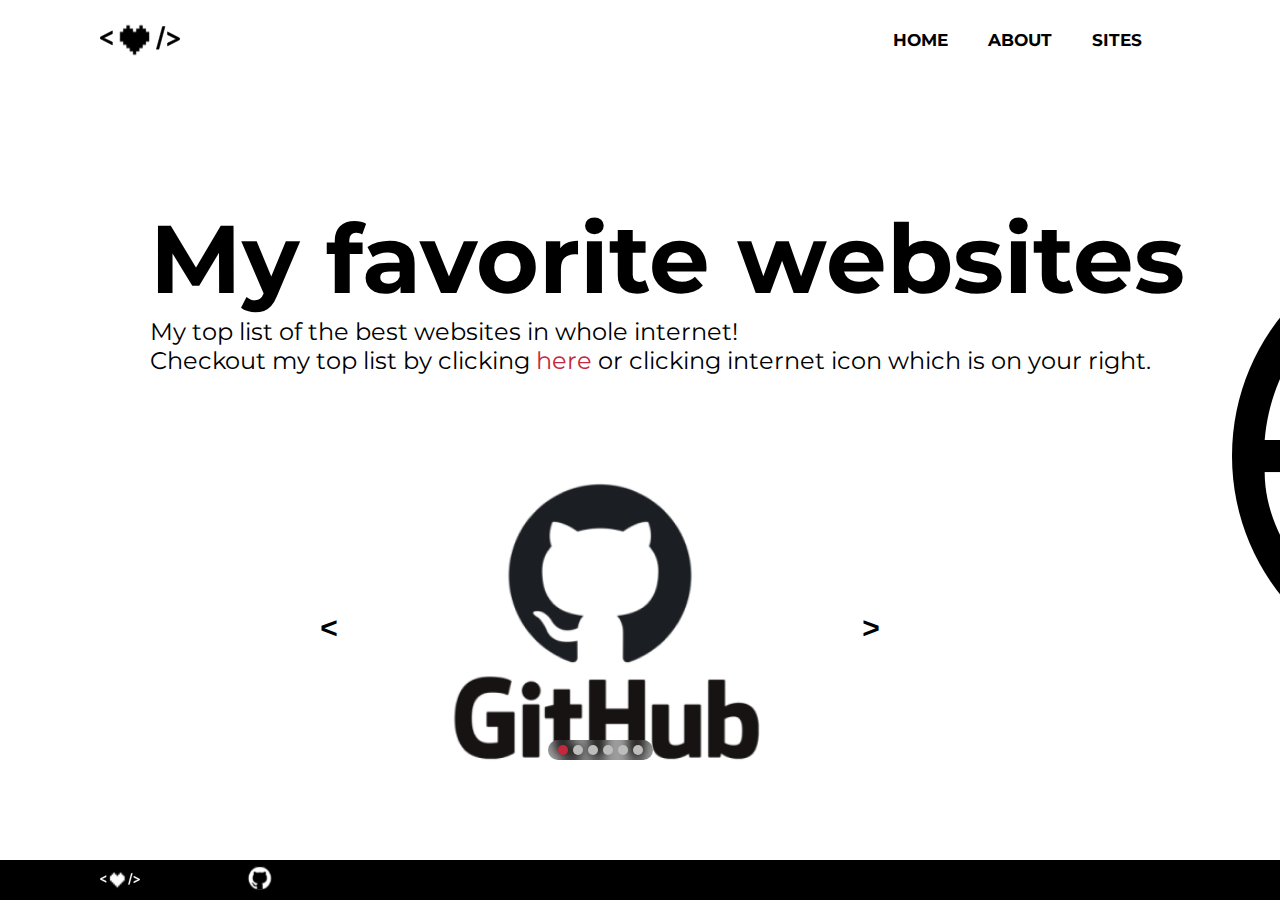
<file: index.html>
<!DOCTYPE html>
<html lang="en">
<head>
    <meta charset="UTF-8">
    <meta http-equiv="X-UA-Compatible" content="IE=edge">
    <meta name="viewport" content="width=device-width, initial-scale=1.0">

    <link rel="stylesheet" href="styles/index.css">
    <link rel="stylesheet" href="styles/global.css">
    <link rel="stylesheet" href="styles/slider.css">
    <link rel="shortcut icon" href="images/favicon.ico">

    <title>Main Page</title>
</head>
<body>
<nav>
    <label class="logo"><a class="home-link" href="index.html"><img src="images/logo.svg" alt="logo" width="80"
                                                                    height="80"></a></label>
    <ul>
        <li><a href="index.html">HOME</a></li>
        <li><a href="about.html">ABOUT</a></li>
        <li><a href="sites.html">SITES</a></li>
    </ul>
</nav>

<div class="welcome">
    <h1>My favorite websites</h1>
    <p>My top list of the best websites in whole internet!<br> Checkout my top list by clicking <a href="sites.html">here</a> or
        clicking internet icon which is on your right.</p>
</div>

<div class="internet-icon-container">
    <a href="sites.html"><img class="internet-icon" src="images/internet.png" alt="internet icon"></a>
</div>

<div class="slideshow">
    <buttons class="controls" id="left"><</buttons>
    <buttons class="controls" id="right">></buttons>
    <div class="dots">
        <div class="dot now"></div>
        <div class="dot"></div>
        <div class="dot"></div>
        <div class="dot"></div>
        <div class="dot"></div>
        <div class="dot"></div>
    </div>
    <div class="image"></div>
</div>
<script src="scripts/slider.js"></script>

<footer>
    <label class="logo"><img src="images/logo.svg" width="40" height="40" alt="logo"></label>
    <label class="github"><a href="https://github.com/2kuba1"><img src="images/github.svg" width="40" height="40"
                                                                   alt="github"></a></label>
</footer>
</body>
</html>
</file>
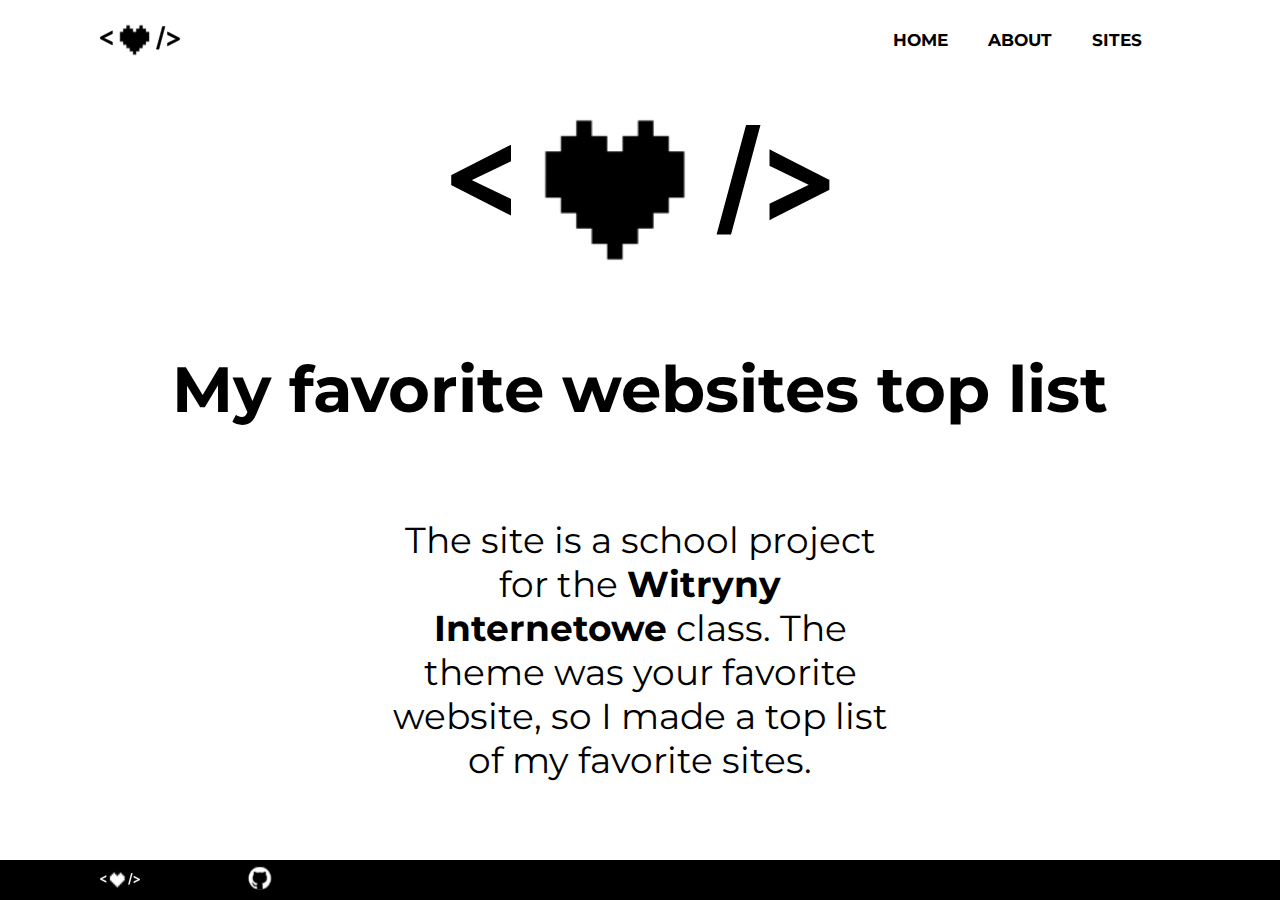
<file: about.html>
<!DOCTYPE html>
<html lang="en">
<head>
  <meta charset="UTF-8">
  <meta http-equiv="X-UA-Compatible" content="IE=edge">
  <meta name="viewport" content="width=device-width, initial-scale=1.0">

  <link rel="stylesheet" href="styles/global.css">
  <link rel="stylesheet" href="styles/about.css">
  <link rel="shortcut icon" href="images/favicon.ico">
  <title>About</title>
</head>
<body>
<nav>
  <label class="logo"><a class="home-link" href="index.html"><img src="images/logo.svg" alt="logo" width="80"
                                                                  height="80"></a></label>
  <ul>
    <li><a href="index.html">HOME</a></li>
    <li><a href="about.html">ABOUT</a></li>
    <li><a href="sites.html">SITES</a></li>
  </ul>
</nav>

<div class="logo-div">
  <img class="logo-img" src="images/logo.svg">
</div>

  <h1>My favorite websites top list</h1>

<div class="text">
  <p>The site is a school project for the <b>Witryny Internetowe</b> class. The theme was your favorite website, so I made a top list of my favorite sites.</p>
</div>

<footer>
  <label class="logo"><img src="images/logo.svg" width="40" height="40" alt="logo"></label>
  <label class="github"><a href="https://github.com/2kuba1"><img src="images/github.svg" width="40" height="40"
                                                                 alt="github"></a></label>
</footer>
</body>
</html>
</file>
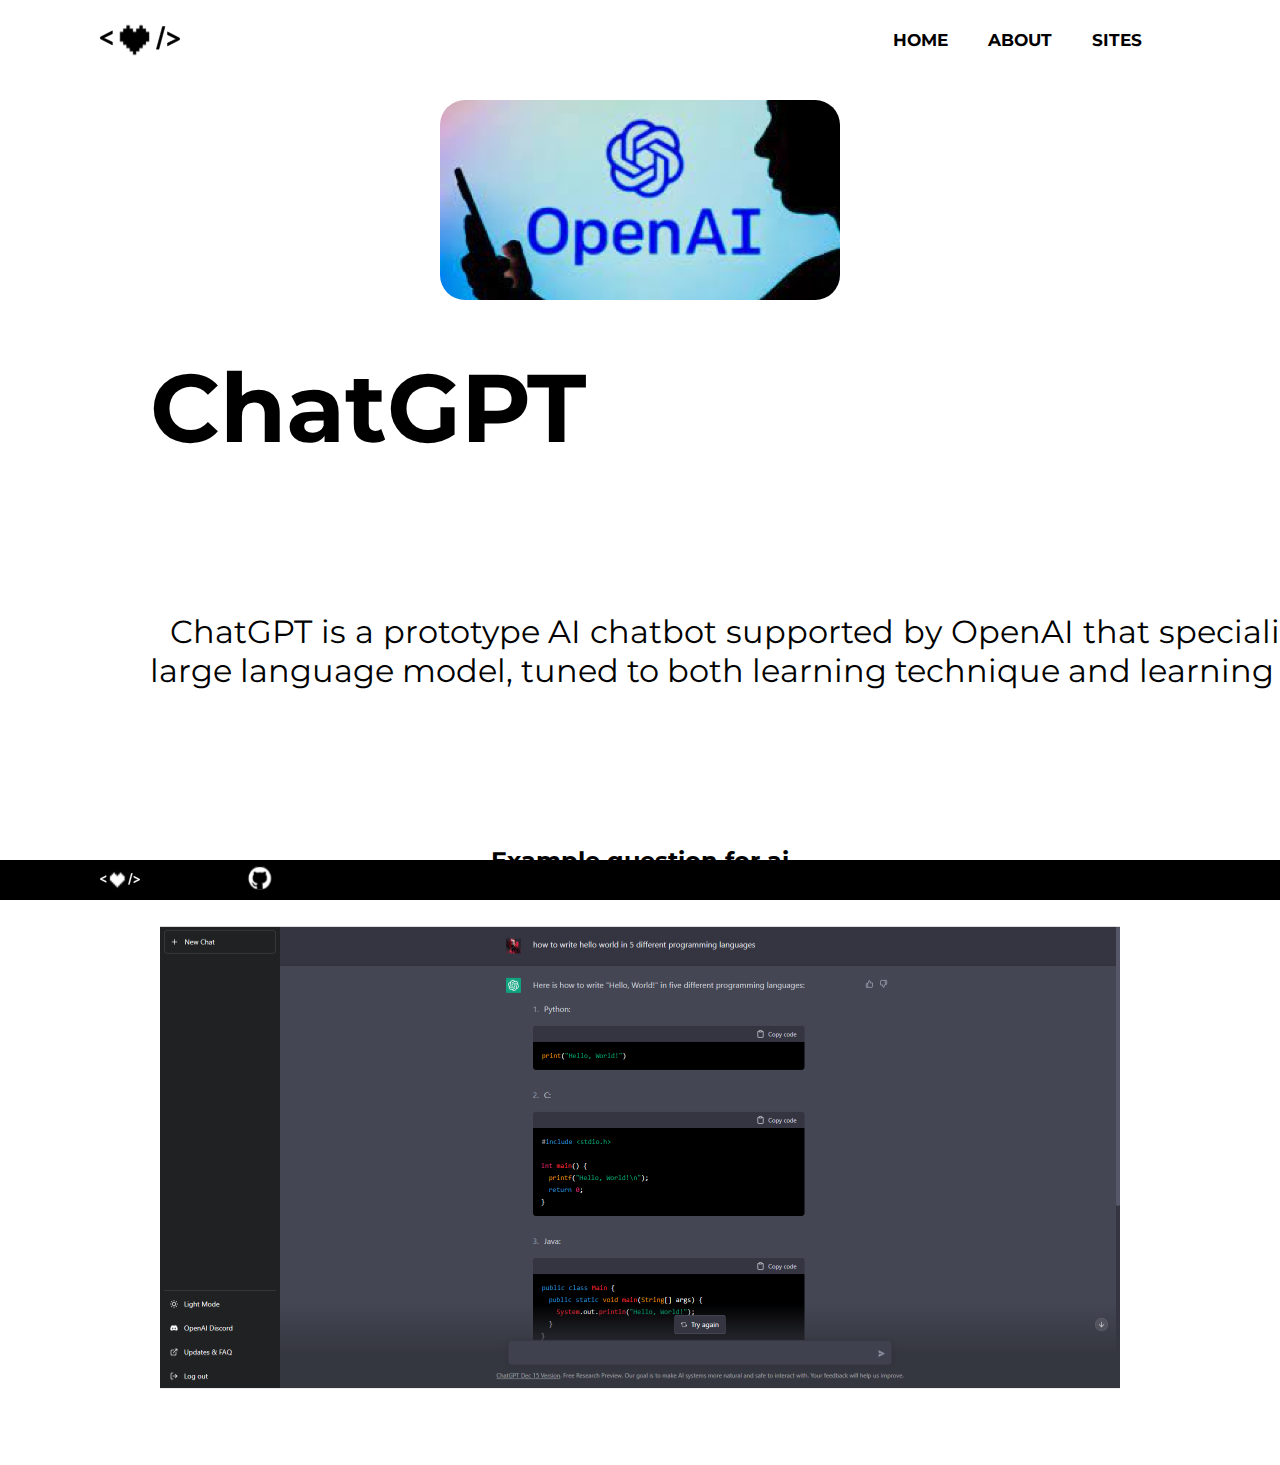
<file: chatgpt.html>
<!doctype html>
<html lang="en">
<head>
  <meta charset="UTF-8">
  <meta name="viewport"
        content="width=device-width, user-scalable=no, initial-scale=1.0, maximum-scale=1.0, minimum-scale=1.0">
  <meta http-equiv="X-UA-Compatible" content="ie=edge">

  <link rel="stylesheet" href="styles/global.css">
  <link rel="stylesheet" href="styles/sites-global.css">
  <link rel="shortcut icon" href="images/favicon.ico">

  <title>ChatGPT</title>
</head>
<body>
<nav>
  <label class="logo"><a class="home-link" href="index.html"><img src="images/logo.svg" alt="logo" width="80"
                                                                  height="80"></a></label>
  <ul>
    <li><a href="index.html">HOME</a></li>
    <li><a href="about.html">ABOUT</a></li>
    <li><a href="sites.html">SITES</a></li>
  </ul>
</nav>

<div class="site-image">
  <a href="https://chat.openai.com/chat"><img class="image" src="images/chatgpt.png"></a>
</div>

<div class="title-parent">
  <h1>ChatGPT</h1>
</div>

<div class="desc">
  <p class="desc-text">ChatGPT is a prototype AI chatbot supported by OpenAI that specializes in dialogue. Chatbot for a large language model, tuned to both learning technique and learning by ear.</p>
</div>


<div class="example-foto">
  <div class="example-text">
    <h2>Example question for ai</h2>
  </div>
  <img class="example-image" src="images/chatgpt-example.png">
</div>

<footer>
  <label class="logo"><img src="images/logo.svg" width="40" height="40" alt="logo"></label>
  <label class="github"><a href="https://github.com/2kuba1"><img src="images/github.svg" width="40" height="40"
                                                                 alt="github"></a></label>
</footer>
</body>
</html>
</file>
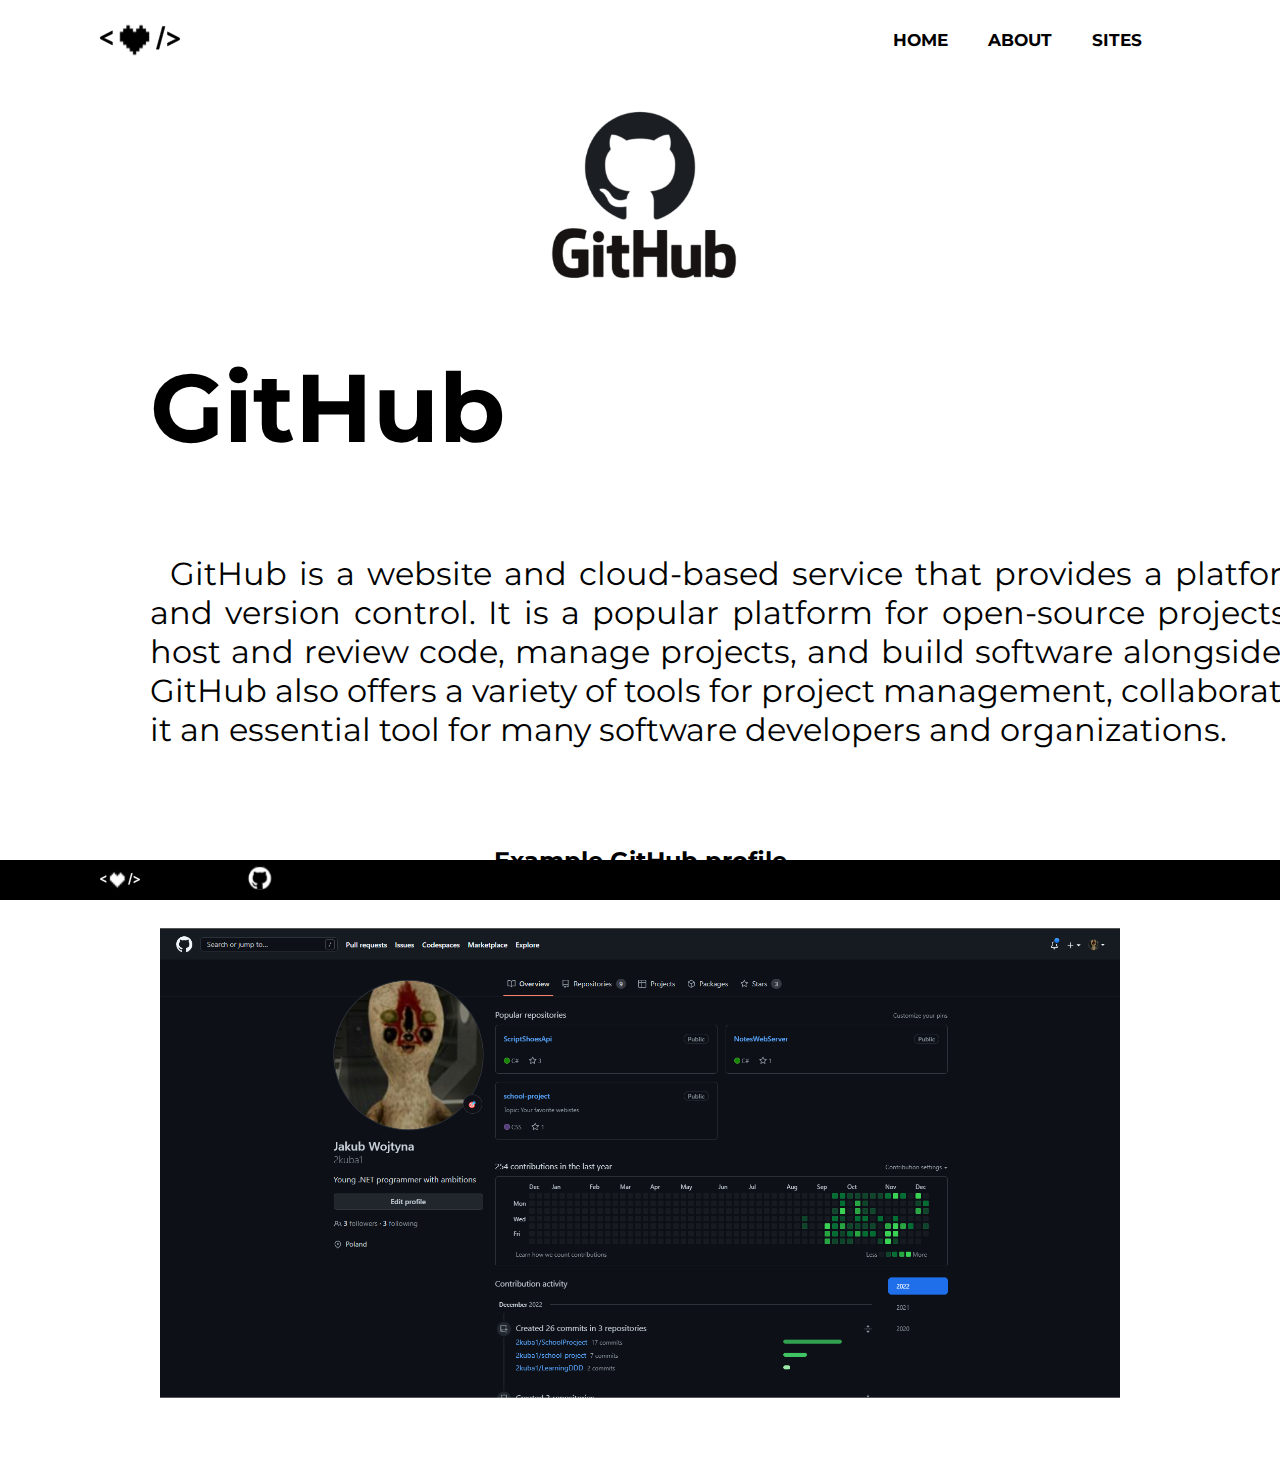
<file: github.html>
<!doctype html>
<html lang="en">
<head>
    <meta charset="UTF-8">
    <meta name="viewport"
          content="width=device-width, user-scalable=no, initial-scale=1.0, maximum-scale=1.0, minimum-scale=1.0">
    <meta http-equiv="X-UA-Compatible" content="ie=edge">

    <link rel="stylesheet" href="styles/global.css">
    <link rel="stylesheet" href="styles/sites-global.css">
    <link rel="shortcut icon" href="images/favicon.ico">

    <title>Github</title>
</head>
<body>
<nav>
    <label class="logo"><a class="home-link" href="index.html"><img src="images/logo.svg" alt="logo" width="80"
                                                                    height="80"></a></label>
    <ul>
        <li><a href="index.html">HOME</a></li>
        <li><a href="about.html">ABOUT</a></li>
        <li><a href="sites.html">SITES</a></li>
    </ul>
</nav>

<div class="site-image">
    <a href="https://github.com/"><img class="image" src="images/github-slider.png"></a>
</div>

<div class="title-parent">
    <h1>GitHub</h1>
</div>

<div class="desc">
    <p class="desc-text">GitHub is a website and cloud-based service that provides a platform for software development and version control. It is a popular platform for open-source projects, and it allows developers to host and review code, manage projects, and build software alongside millions of other developers. GitHub also offers a variety of tools for project management, collaboration, and code review, making it an essential tool for many software developers and organizations.</p>
</div>


<div class="example-foto">
    <div class="example-text">
        <h2>Example GitHub profile</h2>
    </div>
    <img class="example-image" src="images/github-profile-example.png">
</div>

<footer>
    <label class="logo"><img src="images/logo.svg" width="40" height="40" alt="logo"></label>
    <label class="github"><a href="https://github.com/2kuba1"><img src="images/github.svg" width="40" height="40"
                                                                   alt="github"></a></label>
</footer>
</body>
</html>
</file>
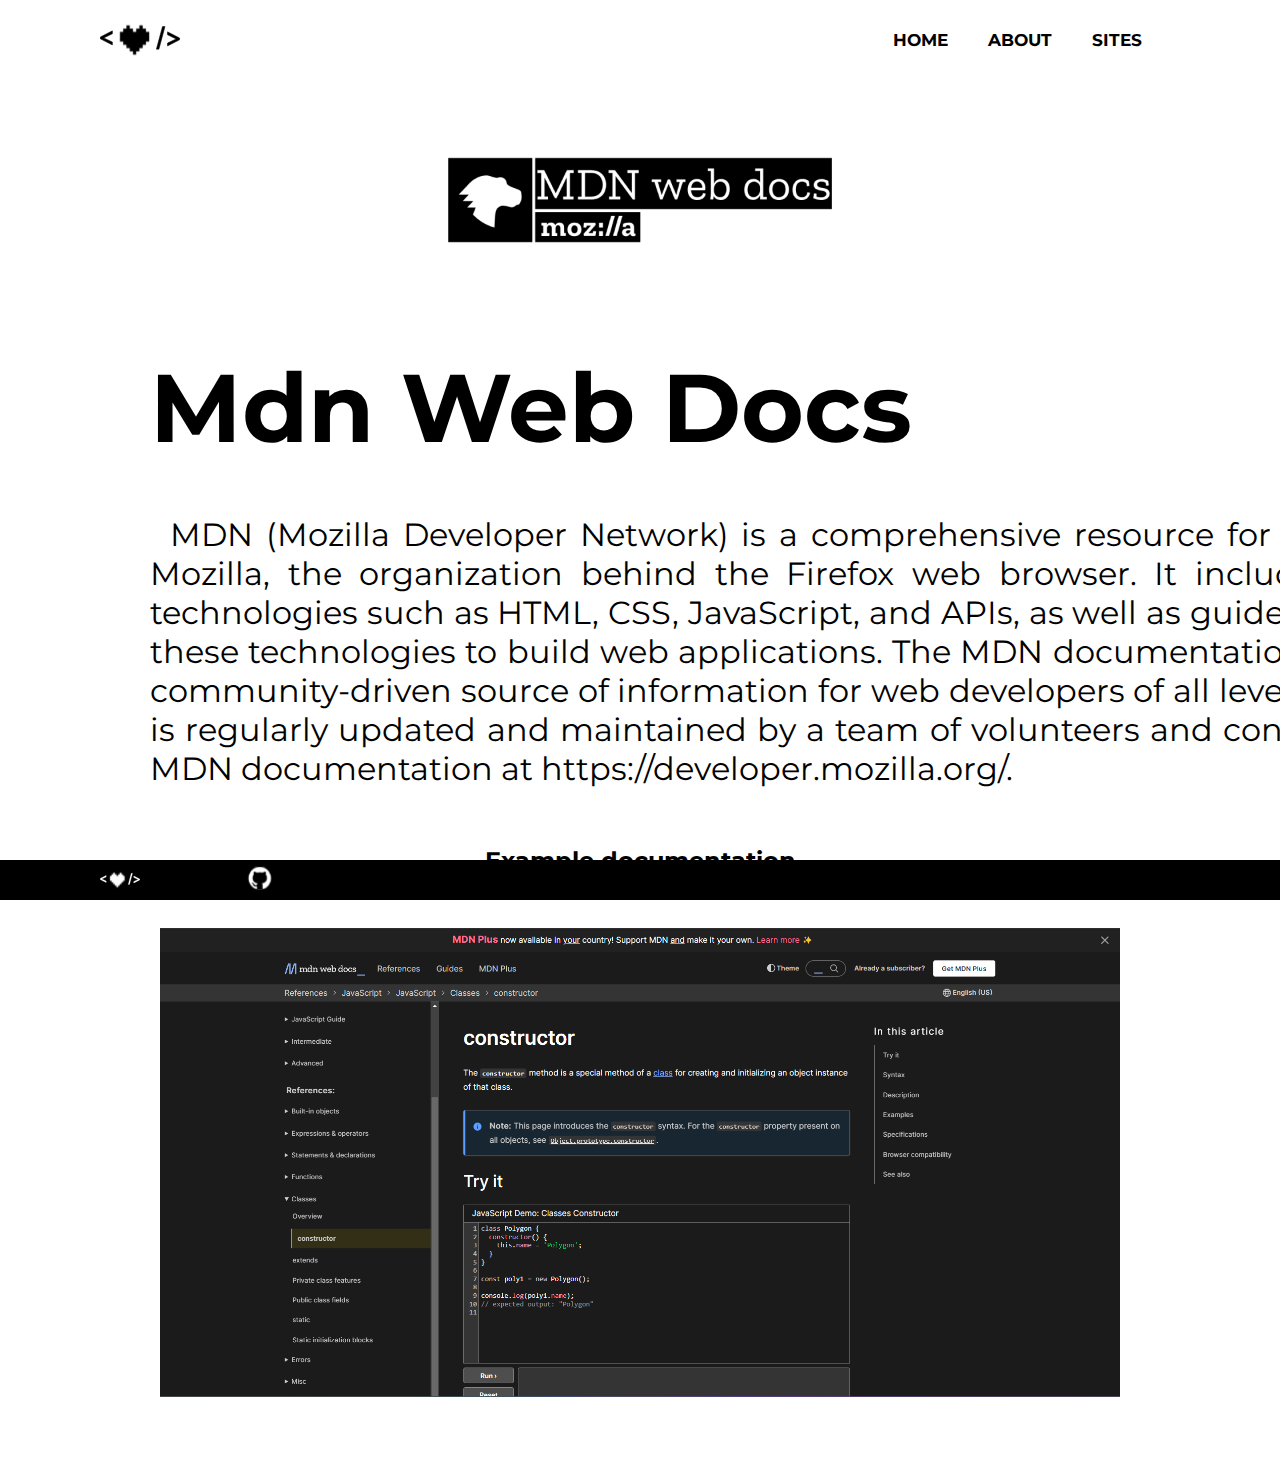
<file: mdnwebdocs.html>
<!doctype html>
<html lang="en">
<head>
  <meta charset="UTF-8">
  <meta name="viewport"
        content="width=device-width, user-scalable=no, initial-scale=1.0, maximum-scale=1.0, minimum-scale=1.0">
  <meta http-equiv="X-UA-Compatible" content="ie=edge">

  <link rel="stylesheet" href="styles/global.css">
  <link rel="stylesheet" href="styles/sites-global.css">
  <link rel="shortcut icon" href="images/favicon.ico">

  <title>MDN Web Docs</title>
</head>
<body>
<nav>
  <label class="logo"><a class="home-link" href="index.html"><img src="images/logo.svg" alt="logo" width="80"
                                                                  height="80"></a></label>
  <ul>
    <li><a href="index.html">HOME</a></li>
    <li><a href="about.html">ABOUT</a></li>
    <li><a href="sites.html">SITES</a></li>
  </ul>
</nav>

<div class="site-image">
  <a href="https://developer.mozilla.org/en-US/"><img class="image" src="images/mdn.png"></a>
</div>

<div class="title-parent">
  <h1>Mdn Web Docs</h1>
</div>

<div class="desc">
  <p class="desc-text">MDN (Mozilla Developer Network) is a comprehensive resource for web developers provided by Mozilla, the organization behind the Firefox web browser. It includes documentation for web technologies such as HTML, CSS, JavaScript, and APIs, as well as guides and tutorials on how to use these technologies to build web applications. The MDN documentation is intended to be a reliable, community-driven source of information for web developers of all levels, from beginner to expert. It is regularly updated and maintained by a team of volunteers and contributors. You can access the MDN documentation at https://developer.mozilla.org/.</p>
</div>


<div class="example-foto">
  <div class="example-text">
    <h2>Example documentation</h2>
  </div>
  <img class="example-image" src="images/mdn-page.png">
</div>

<footer>
  <label class="logo"><img src="images/logo.svg" width="40" height="40" alt="logo"></label>
  <label class="github"><a href="https://github.com/2kuba1"><img src="images/github.svg" width="40" height="40"
                                                                 alt="github"></a></label>
</footer>
</body>
</html>
</file>
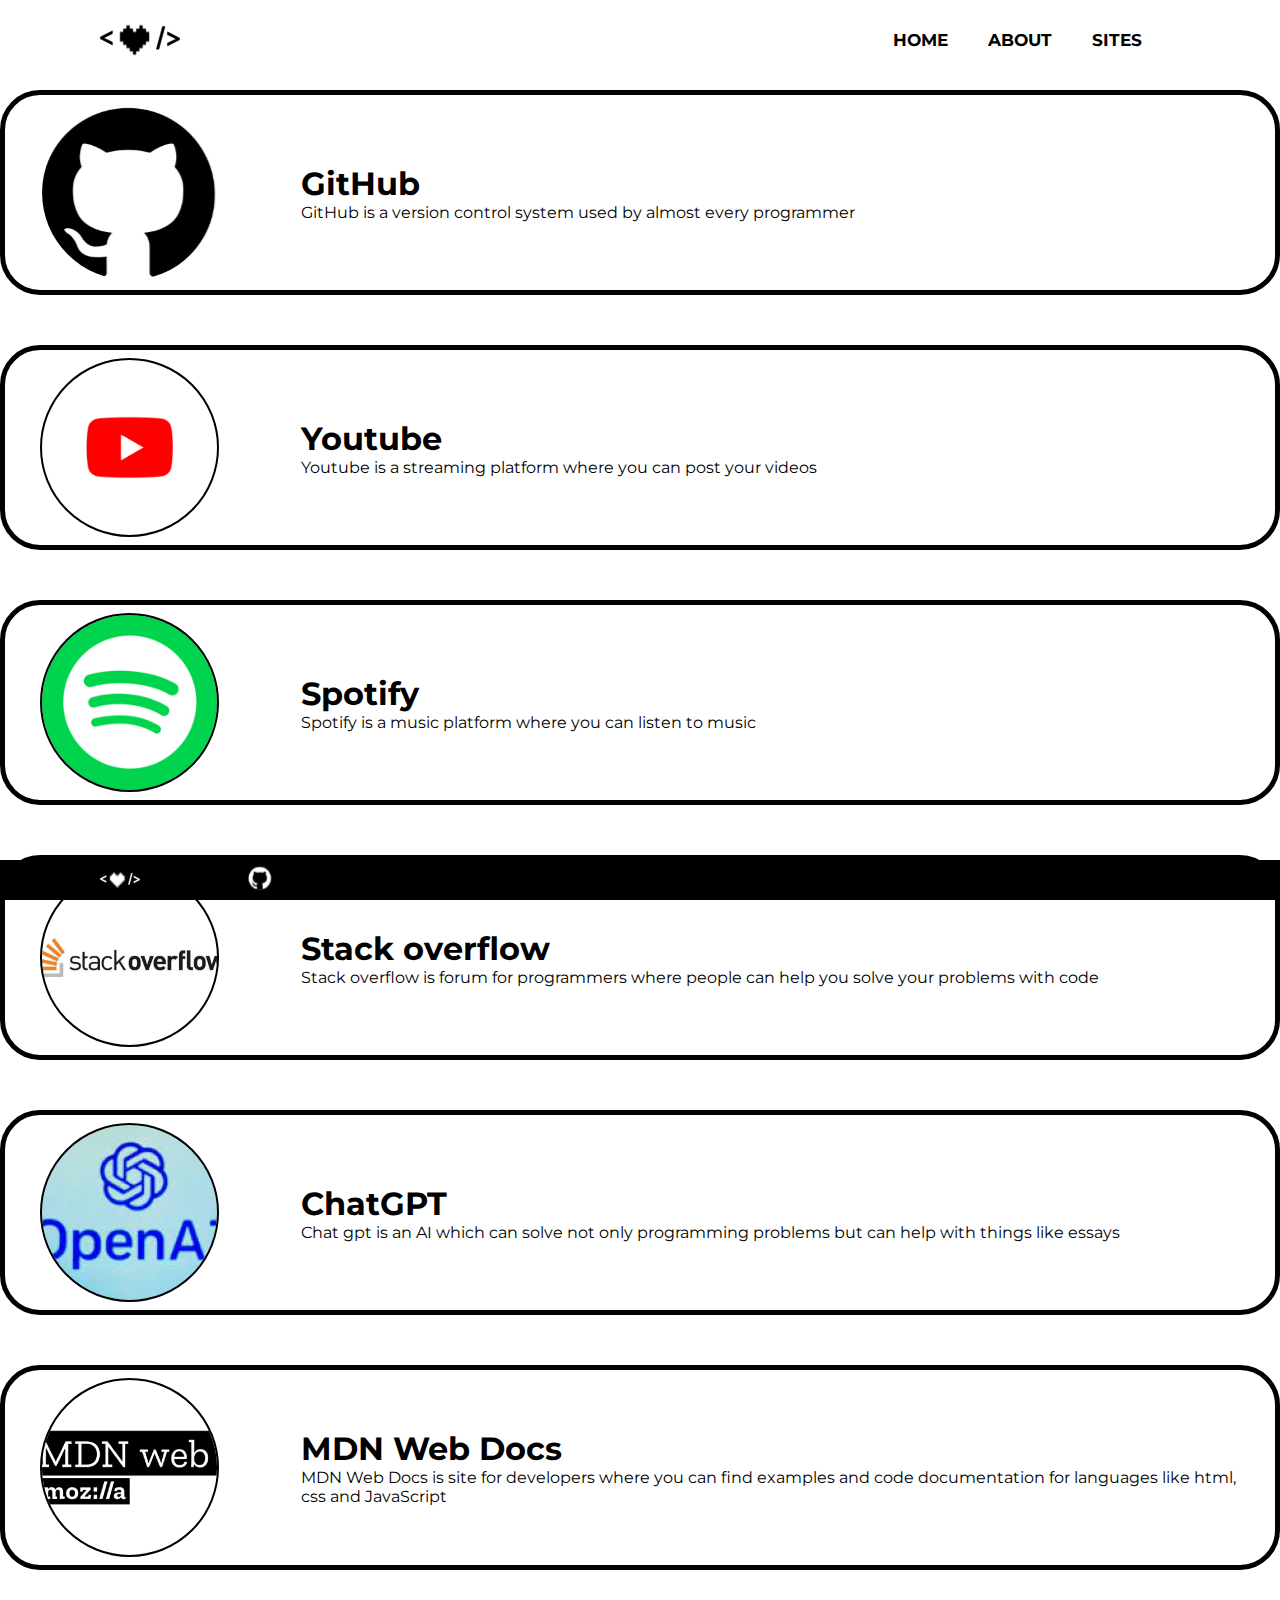
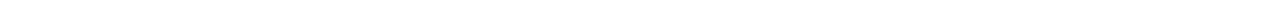
<file: sites.html>
<!DOCTYPE html>
<html lang="en">
<head>
    <meta charset="UTF-8">
    <meta http-equiv="X-UA-Compatible" content="IE=edge">
    <meta name="viewport" content="width=device-width, initial-scale=1.0">

    <link rel="stylesheet" href="styles/sites.css">
    <link rel="stylesheet" href="styles/global.css">
    <link rel="shortcut icon" href="images/favicon.ico">

    <title>Sites</title>
</head>
<body>
<nav>
    <label class="logo"><a class="home-link" href="index.html"><img src="images/logo.svg" alt="logo" width="80"
                                                                    height="80"></a></label>
    <ul>
        <li><a href="index.html">HOME</a></li>
        <li><a href="about.html">ABOUT</a></li>
        <li><a href="sites.html">SITES</a></li>
    </ul>
</nav>

<div class="sites-container">
    <a class="link" href="github.html"><div class="sites-div">
        <div id="github-img"></div>
        <div class="content">
            <h1>GitHub</h1>
            <p>GitHub is a version control system used by almost every programmer</p>
        </div>
    </div></a>
    <a class="link" href="youtube.html"><div class="sites-div">
        <div id="youtube-img"></div>
        <div class="content">
            <h1>Youtube</h1>
            <p>Youtube is a streaming platform where you can post your videos</p>
        </div>
    </div></a>

        <a class="link" href="spotify.html"> <div class="sites-div">
        <div id="spotify-img"></div>
        <div class="content">
            <h1>Spotify</h1>
            <p>Spotify is a music platform where you can listen to music</p>
        </div>
        </div></a>
        <a class="link" href="stackoverflow.html"><div class="sites-div">
        <div id="stack-img"></div>
        <div class="content">
            <h1>Stack overflow</h1>
            <p>Stack overflow is forum for programmers where people can help you solve your problems with code</p>
        </div>
        </div></a>
        <a class="link" href="chatgpt.html"><div class="sites-div">
        <div id="chatgpt-logo"></div>
        <div class="content">
            <h1>ChatGPT</h1>
            <p>Chat gpt is an AI which can solve not only programming problems but can help with things like essays</p>
        </div>
        </div></a>
    <a class="link" href="mdnwebdocs.html"><div class="sites-div">
        <div id="mdn-img"></div>
        <div class="content">
            <h1>MDN Web Docs</h1>
            <p>MDN Web Docs is site for developers where you can find examples and code documentation for languages like
                html, css and JavaScript</p>
        </div>
    </div></a>
</div>

<footer>
    <label class="logo"><img src="images/logo.svg" width="40" height="40" alt="logo"></label>
    <label class="github"><a href="https://github.com/2kuba1"><img src="images/github.svg" width="40" height="40"
                                                                   alt="github"></a></label>
</footer>
</body>
</html>
</file>
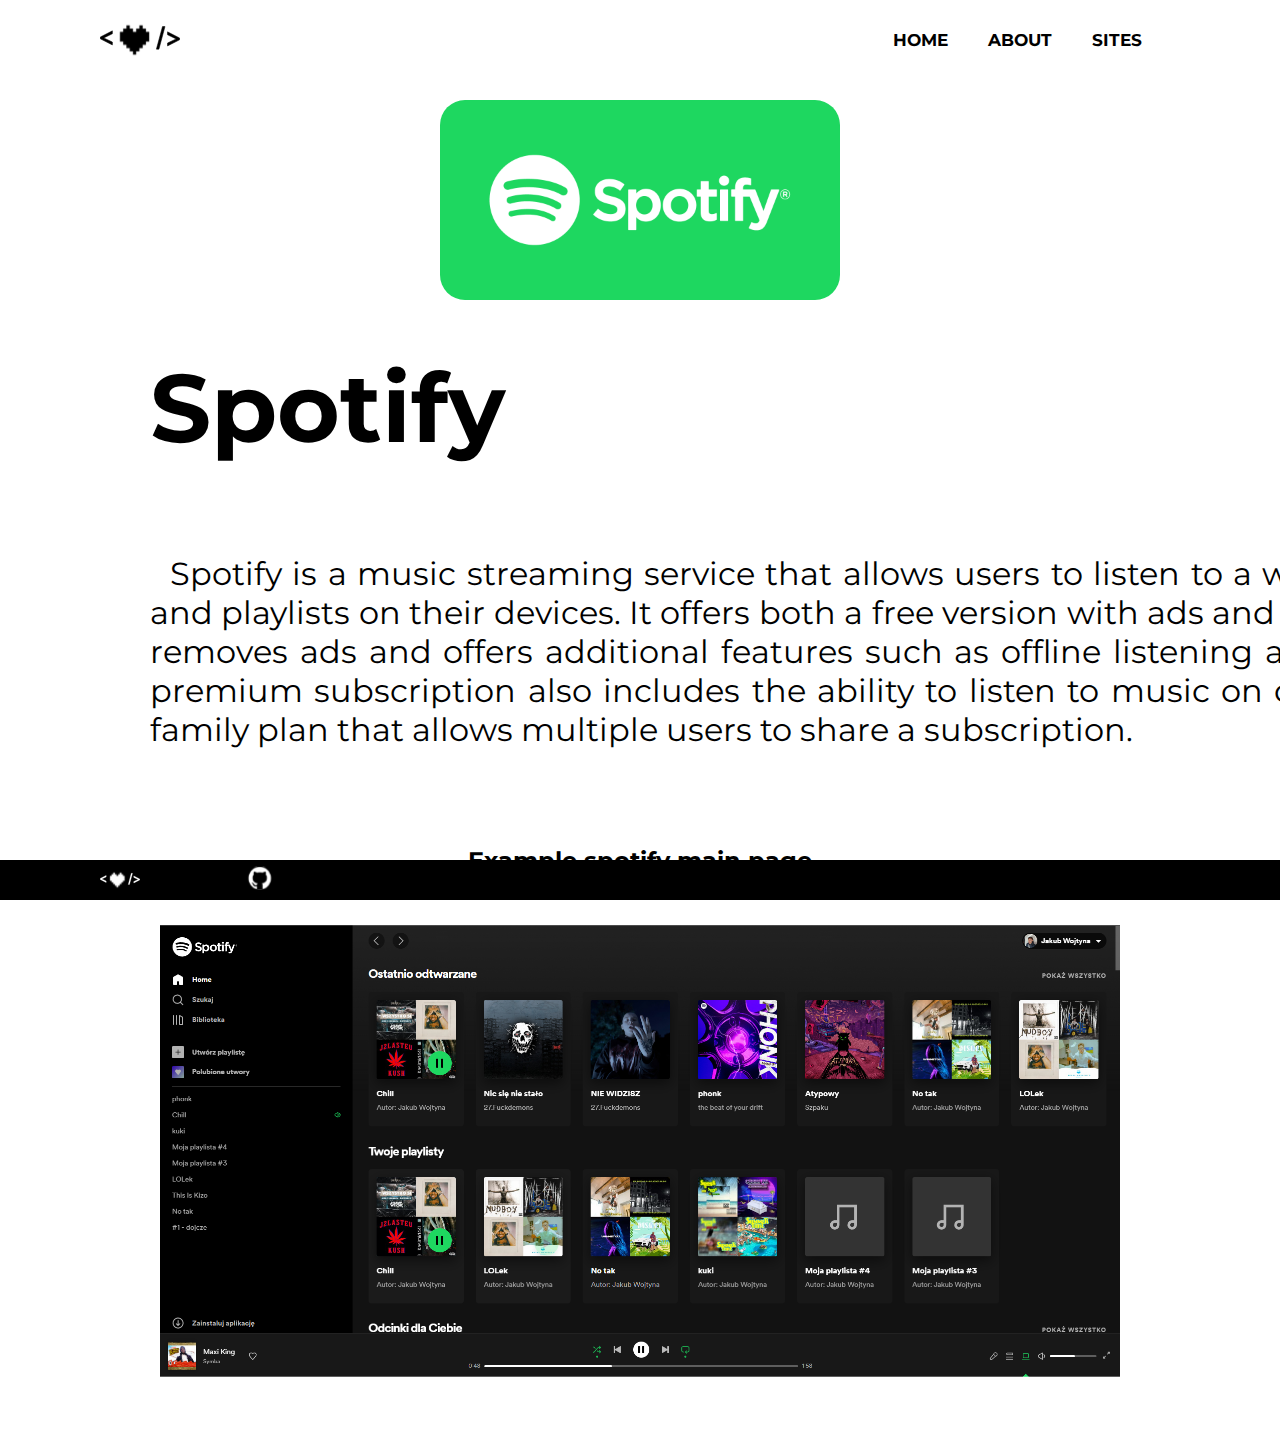
<file: spotify.html>
<!doctype html>
<html lang="en">
<head>
  <meta charset="UTF-8">
  <meta name="viewport"
        content="width=device-width, user-scalable=no, initial-scale=1.0, maximum-scale=1.0, minimum-scale=1.0">
  <meta http-equiv="X-UA-Compatible" content="ie=edge">

  <link rel="stylesheet" href="styles/global.css">
  <link rel="stylesheet" href="styles/sites-global.css">
  <link rel="shortcut icon" href="images/favicon.ico">

  <title>Spotify</title>
</head>
<body>
<nav>
  <label class="logo"><a class="home-link" href="index.html"><img src="images/logo.svg" alt="logo" width="80"
                                                                  height="80"></a></label>
  <ul>
    <li><a href="index.html">HOME</a></li>
    <li><a href="about.html">ABOUT</a></li>
    <li><a href="sites.html">SITES</a></li>
  </ul>
</nav>

<div class="site-image">
  <a href="https://open.spotify.com/"><img class="image" src="images/spotify.png"></a>
</div>

<div class="title-parent">
  <h1>Spotify</h1>
</div>

<div class="desc">
  <p class="desc-text">Spotify is a music streaming service that allows users to listen to a wide variety of songs, albums, and playlists on their devices. It offers both a free version with ads and a premium subscription that removes ads and offers additional features such as offline listening and higher quality audio. The premium subscription also includes the ability to listen to music on demand. Spotify also offers a family plan that allows multiple users to share a subscription.</p>
</div>


<div class="example-foto">
  <div class="example-text">
    <h2>Example spotify main page</h2>
  </div>
  <img class="example-image" src="images/spotify-page.png">
</div>

<footer>
  <label class="logo"><img src="images/logo.svg" width="40" height="40" alt="logo"></label>
  <label class="github"><a href="https://github.com/2kuba1"><img src="images/github.svg" width="40" height="40"
                                                                 alt="github"></a></label>
</footer>
</body>
</html>
</file>
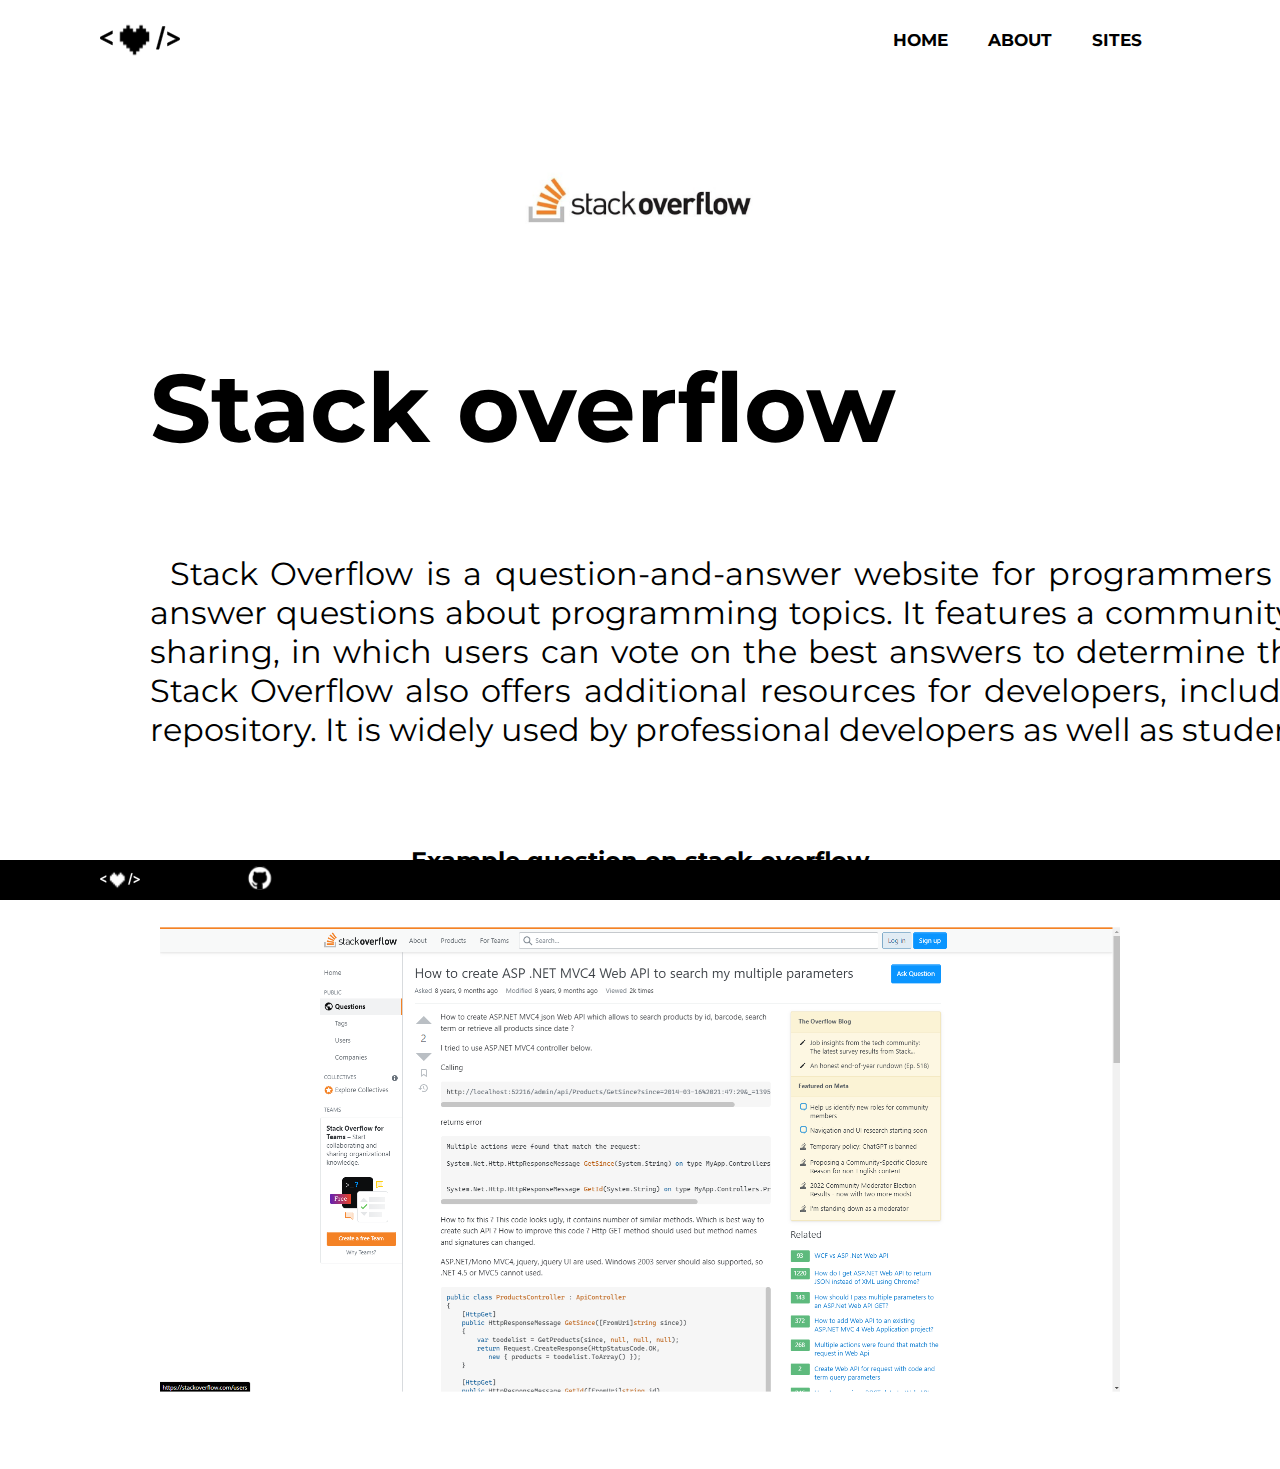
<file: stackoverflow.html>
<!doctype html>
<html lang="en">
<head>
    <meta charset="UTF-8">
    <meta name="viewport"
          content="width=device-width, user-scalable=no, initial-scale=1.0, maximum-scale=1.0, minimum-scale=1.0">
    <meta http-equiv="X-UA-Compatible" content="ie=edge">

    <link rel="stylesheet" href="styles/global.css">
    <link rel="stylesheet" href="styles/sites-global.css">
    <link rel="shortcut icon" href="images/favicon.ico">

    <title>Stack overflow</title>
</head>
<body>
<nav>
    <label class="logo"><a class="home-link" href="index.html"><img src="images/logo.svg" alt="logo" width="80"
                                                                    height="80"></a></label>
    <ul>
        <li><a href="index.html">HOME</a></li>
        <li><a href="about.html">ABOUT</a></li>
        <li><a href="sites.html">SITES</a></li>
    </ul>
</nav>

<div class="site-image">
    <a href="https://stackoverflow.com/"><img class="image" src="images/stackoverflow.png"></a>
</div>

<div class="title-parent">
    <h1>Stack overflow</h1>
</div>

<div class="desc">
    <p class="desc-text">Stack Overflow is a question-and-answer website for programmers that allows users to ask and answer questions about programming topics. It features a community-driven model of knowledge sharing, in which users can vote on the best answers to determine their usefulness and accuracy. Stack Overflow also offers additional resources for developers, including a jobs board and a code repository. It is widely used by professional developers as well as students and hobbyists.</p>
</div>


<div class="example-foto">
    <div class="example-text">
        <h2>Example question on stack overflow</h2>
    </div>
    <img class="example-image" src="images/stacoverflow-question.png">
</div>

<footer>
    <label class="logo"><img src="images/logo.svg" width="40" height="40" alt="logo"></label>
    <label class="github"><a href="https://github.com/2kuba1"><img src="images/github.svg" width="40" height="40"
                                                                   alt="github"></a></label>
</footer>
</body>
</html>
</file>
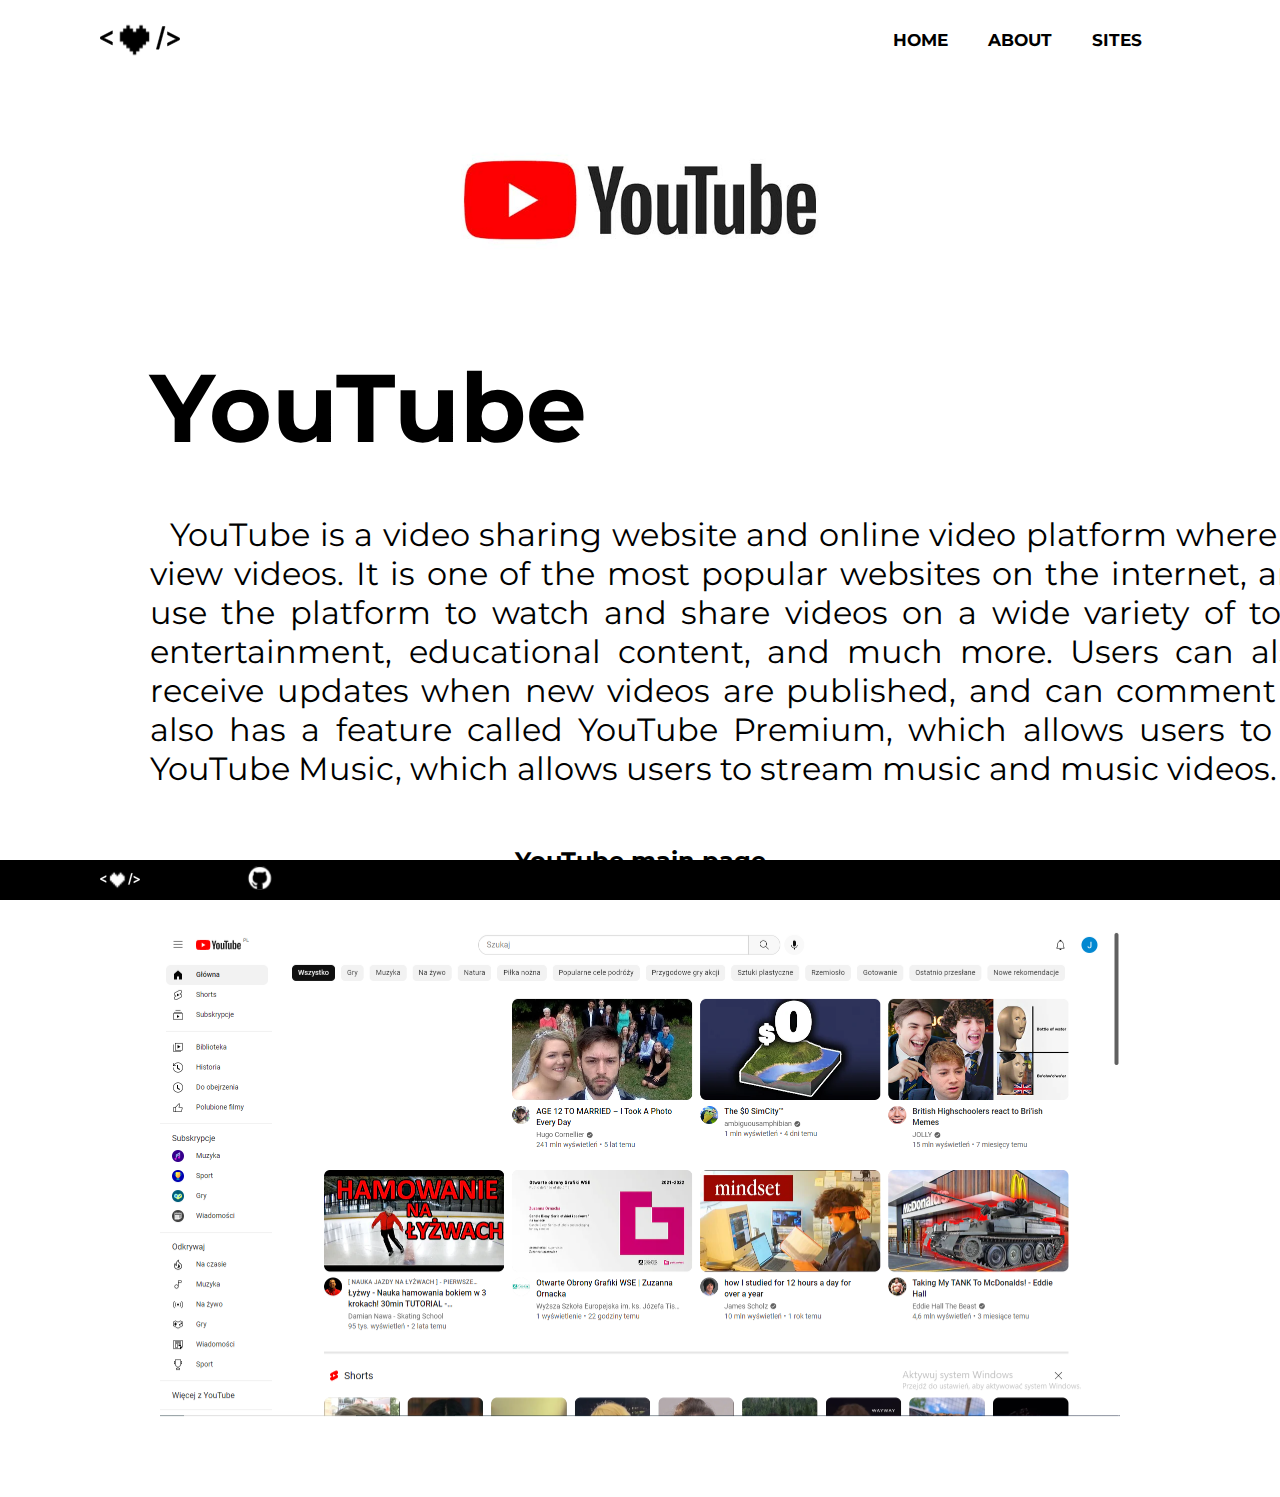
<file: youtube.html>
<!doctype html>
<html lang="en">
<head>
    <meta charset="UTF-8">
    <meta name="viewport"
          content="width=device-width, user-scalable=no, initial-scale=1.0, maximum-scale=1.0, minimum-scale=1.0">
    <meta http-equiv="X-UA-Compatible" content="ie=edge">

    <link rel="stylesheet" href="styles/global.css">
    <link rel="stylesheet" href="styles/sites-global.css">
    <link rel="shortcut icon" href="images/favicon.ico">

    <title>Youtube</title>
</head>
<body>
<nav>
    <label class="logo"><a class="home-link" href="index.html"><img src="images/logo.svg" alt="logo" width="80"
                                                                    height="80"></a></label>
    <ul>
        <li><a href="index.html">HOME</a></li>
        <li><a href="about.html">ABOUT</a></li>
        <li><a href="sites.html">SITES</a></li>
    </ul>
</nav>

<div class="site-image">
    <a href="https://www.youtube.com/"><img class="image" src="images/youtube.jpg"></a>
</div>

<div class="title-parent">
    <h1>YouTube</h1>
</div>

<div class="desc">
    <p class="desc-text">YouTube is a video sharing website and online video platform where users can upload, share, and view videos. It is one of the most popular websites on the internet, and has millions of users who use the platform to watch and share videos on a wide variety of topics, including music, news, entertainment, educational content, and much more. Users can also subscribe to channels to receive updates when new videos are published, and can comment on and like videos. YouTube also has a feature called YouTube Premium, which allows users to access ad-free content, and YouTube Music, which allows users to stream music and music videos.</p>
</div>


<div class="example-foto">
    <div class="example-text">
        <h2>YouTube main page</h2>
    </div>
    <img class="example-image" src="images/youtube-main-page.png">
</div>

<footer>
    <label class="logo"><img src="images/logo.svg" width="40" height="40" alt="logo"></label>
    <label class="github"><a href="https://github.com/2kuba1"><img src="images/github.svg" width="40" height="40"
                                                                   alt="github"></a></label>
</footer>
</body>
</html>
</file>
<file: styles/index.css>
.welcome{
    position: absolute;
    top: 200px;
    left: 150px;
}

h1{
    font-size: 96px;
}

p{
    font-size: 24px;
}

p a{
    color: #C5283D;
}

p a {
    text-decoration: none;
    position: relative;
    padding-bottom: 2px;
}

p a:before {
    content: "";
    position: absolute;
    width: 0;
    height: 3px;
    bottom: 0;
    left: 0;
    background-color: #C5283D;
    transition: all 0.25s ease-in-out;
}

p a:hover:before {
    width: 100%;
}

p a:hover{
    font-weight: bold;
    transition: all 0.25s ease-in-out;
}

.internet-icon-container{
    position: absolute;
    top: 200px;
    left: 1200px;
}

.internet-icon{
    transition: all 0.25s ease-in-out;
}

.internet-icon:hover{
    scale: 1.10;
    rotate: 2deg;
}
</file>
<file: styles/global.css>
@import url('https://fonts.googleapis.com/css2?family=Montserrat:wght@300&display=swap');

*{
    padding: 0;
    margin: 0;
    text-decoration: none;
    list-style: none;
    box-sizing: border-box;
    font-family: 'Montserrat', sans-serif;}

nav {
    background: white;
    height: 80px;
    width: 100%;

}

label.logo{
    color: black;
    font-size: 35px;
    line-height: 80px;
    padding: 0 100px;
    font-weight: bold;
}

nav ul{
    float: right;
    margin-right: 20px;
}

nav ul li{
    display: inline-block;
    line-height: 80px;
    margin: 0 5px;
}

nav ul li a{
    position: relative;
    left: -100px;
    color: black;
    font-size: 17px;
    text-transform: uppercase;
    padding: 7px 13px;
    border-radius: 5px;
    font-weight: bold;
    transition: all 0.25s ease-in-out;
}

nav ul li a:hover{
    background-color: #C5283D;
}

body {
    background: white;
}

footer{
    background: black;
    height: 40px;
    width: 100%;
    display: flex;
    align-items: center;

    position: fixed;
    clear:both;
    bottom: 0;
}

footer label{
    display: flex;
    align-items: center;
    height: 100%;
}

footer img{
    filter: invert(1);
}
</file>
<file: styles/slider.css>
.slideshow {
    width: 600px;
    height: 300px;
    display: flex;
    justify-content: center;
    align-items: center;
    position: relative;
    padding: 10px;
    top: 400px;
    left: 300px;
    border-radius: 20px;
}

.slideshow img {
    width: 100%;
    height: 100%;
}

.controls {
    position: absolute;
    z-index: 2;
    border: none;
    background-color: transparent;
    color: rgba(161, 161, 161, 0.8);
    font-weight: 700;
    font-size: 30px;
    transition: 0.2s ease;
    border-radius: 10px;
    font-family: 'Source Code Pro', monospace;
    padding: 10px;
    cursor: pointer;
}

.controls:hover {
    color: white;
    background-color: rgba(255, 255, 255, 0.2);
}

#left {
    left: 10px;
    color: black;
}

#right {
    right: 10px;
    color: black;
}

#right:hover{
    transition: 0.25s;
    color: #C5283D;
}

#left:hover{
    transition: 0.25s;
    color: #C5283D;
}

.image {
    position: absolute;
    top: 0;
    left: 0;
    width: 100%;
    height: 100%;
    transition: background-image 0.5s ease;
    background: url('../images/github-slider.png');
    background-position: center center;
    background-size: cover;
    z-index: 1;
    border-radius: 20px;
}

.dots {
    position: absolute;
    bottom: 20px;
    display: flex;
    gap: 5px;
    z-index: 2;
    background-color: rgba(58, 58, 58, 0.5);
    backdrop-filter: blur(5px);
    border-radius: 100px;
    padding: 5px 10px;
}

.dot {
    width: 10px;
    height: 10px;
    border-radius: 50%;
    background-color: rgb(189, 189, 189);
    transition: 0.2s ease;
}

.now {
    background-color: #C5283D;
}
</file>
<file: styles/about.css>
.logo-img{
    flex-direction: column;
    display: flex;
    justify-content: space-around;
    margin-top: 10px;
    scale: 1.25;
    transition: 0.2s ease-in-out;
}

.logo-img:hover{
    scale: 1.50;
}

body{
    display: flex;
    align-items: center;
    flex-direction: column;
}

h1{
    position: relative;
    top: 60px;
    font-size: 64px;
    cursor: pointer;
}

.text{
    position: relative;
    top: 150px;
    width: 500px;
    text-align: center;
}

p{
    font-size: 36px;
    transition: 0.2s ease-in-out;
    cursor: default;
}

p:hover{
    scale: 1.1;
}

h1:before {
    content: "";
    position: absolute;
    width: 0;
    height: 3px;
    bottom: 0;
    left: 0;
    background-color: #C5283D;
    transition: all 0.25s ease-in-out;
}

h1:hover:before {
    width: 100%;
}

h1:hover{
    font-weight: bold;
    transition: all 0.25s ease-in-out;
}
</file>
<file: styles/sites-global.css>
.site-image{
    display: flex;
    align-items: center;
    justify-content: space-around;
    padding: 10px;
}

.image:hover{
    scale: 1.05;
}

div{
    flex-direction: column;
    gap: 50px;
    display: flex;
    justify-content: space-around;
    margin-top: 10px;
}

.image{
    height: 200px;
    transition: 0.2s ease-in-out;
    border-radius: 25px;
}

h1{
    font-size: 96px;
    text-indent: 150px;
}

.title-parent{
    position: relative;
    top: 25px;
}

.desc-text{
    font-size: 32px;
    text-indent: 20px;
	text-align: justify;
}

.desc{
    position: relative;
    top: 50px;
    left: 150px;

    height: 300px;
    width: 1600px;
}

.example-image{
    scale: 75%;
}

.example-text{
    justify-content: center;
    display: flex;
    align-items: center;

    position: relative;
    top: 75px;
}
</file>
<file: styles/sites.css>
.sites-container{
    flex-direction: column;
    gap: 50px;
    display: flex;
    justify-content: space-around;
    margin-top: 10px;
}

.sites-div{
    display: flex;
    align-items: center;
    justify-content: space-around;
    gap: 30px;
    border: 5px solid black;
    border-radius: 40px;
    padding: 10px;
    transition: 0.2s ease-in-out;
    cursor: pointer;
}

body {
    height: 180vh!important;
    display: flex;
    align-items: center;
    flex-direction: column;
}

.content {
    width: 75%;
}

#github-img{
    background-image: url('../images/github.svg');
    background-size: cover;
    background-position: center center;
    width: 175px;
    height: 175px;
    border-radius: 50%;
}

#youtube-img{
    background-image: url('../images/youtube-logo.png');
    background-size: cover;
    background-position: center center;
    width: 175px;
    height: 175px;
    border-radius: 50%;
    outline: 2px solid black;
}

#mdn-img{
    background-image: url('../images/mdn.png');
    background-size: cover;
    background-position: center center;
    width: 175px;
    height: 175px;
    border-radius: 50%;
    outline: 2px solid black;
}

#spotify-img{
    background-image: url('../images/spotify-logo.webp');
    background-size: cover;
    background-position: center center;
    width: 175px;
    height: 175px;
    border-radius: 50%;
    outline: 2px solid black;
}

#stack-img {
    background-image: url('../images/stackoverflow.png');
    background-size: cover;
    background-position: center center;
    width: 175px;
    height: 175px;
    border-radius: 50%;
    outline: 2px solid black;
}

#chatgpt-logo{
    background-image: url('../images/chatgpt.png');
    background-size: cover;
    background-position: center center;
    width: 175px;
    height: 175px;
    border-radius: 50%;
    outline: 2px solid black;
}

.sites-div:hover{
    scale: 1.1;
}

.link{
    color: black;
}

.link:visited{
    color: #C5283D;
}
</file>
